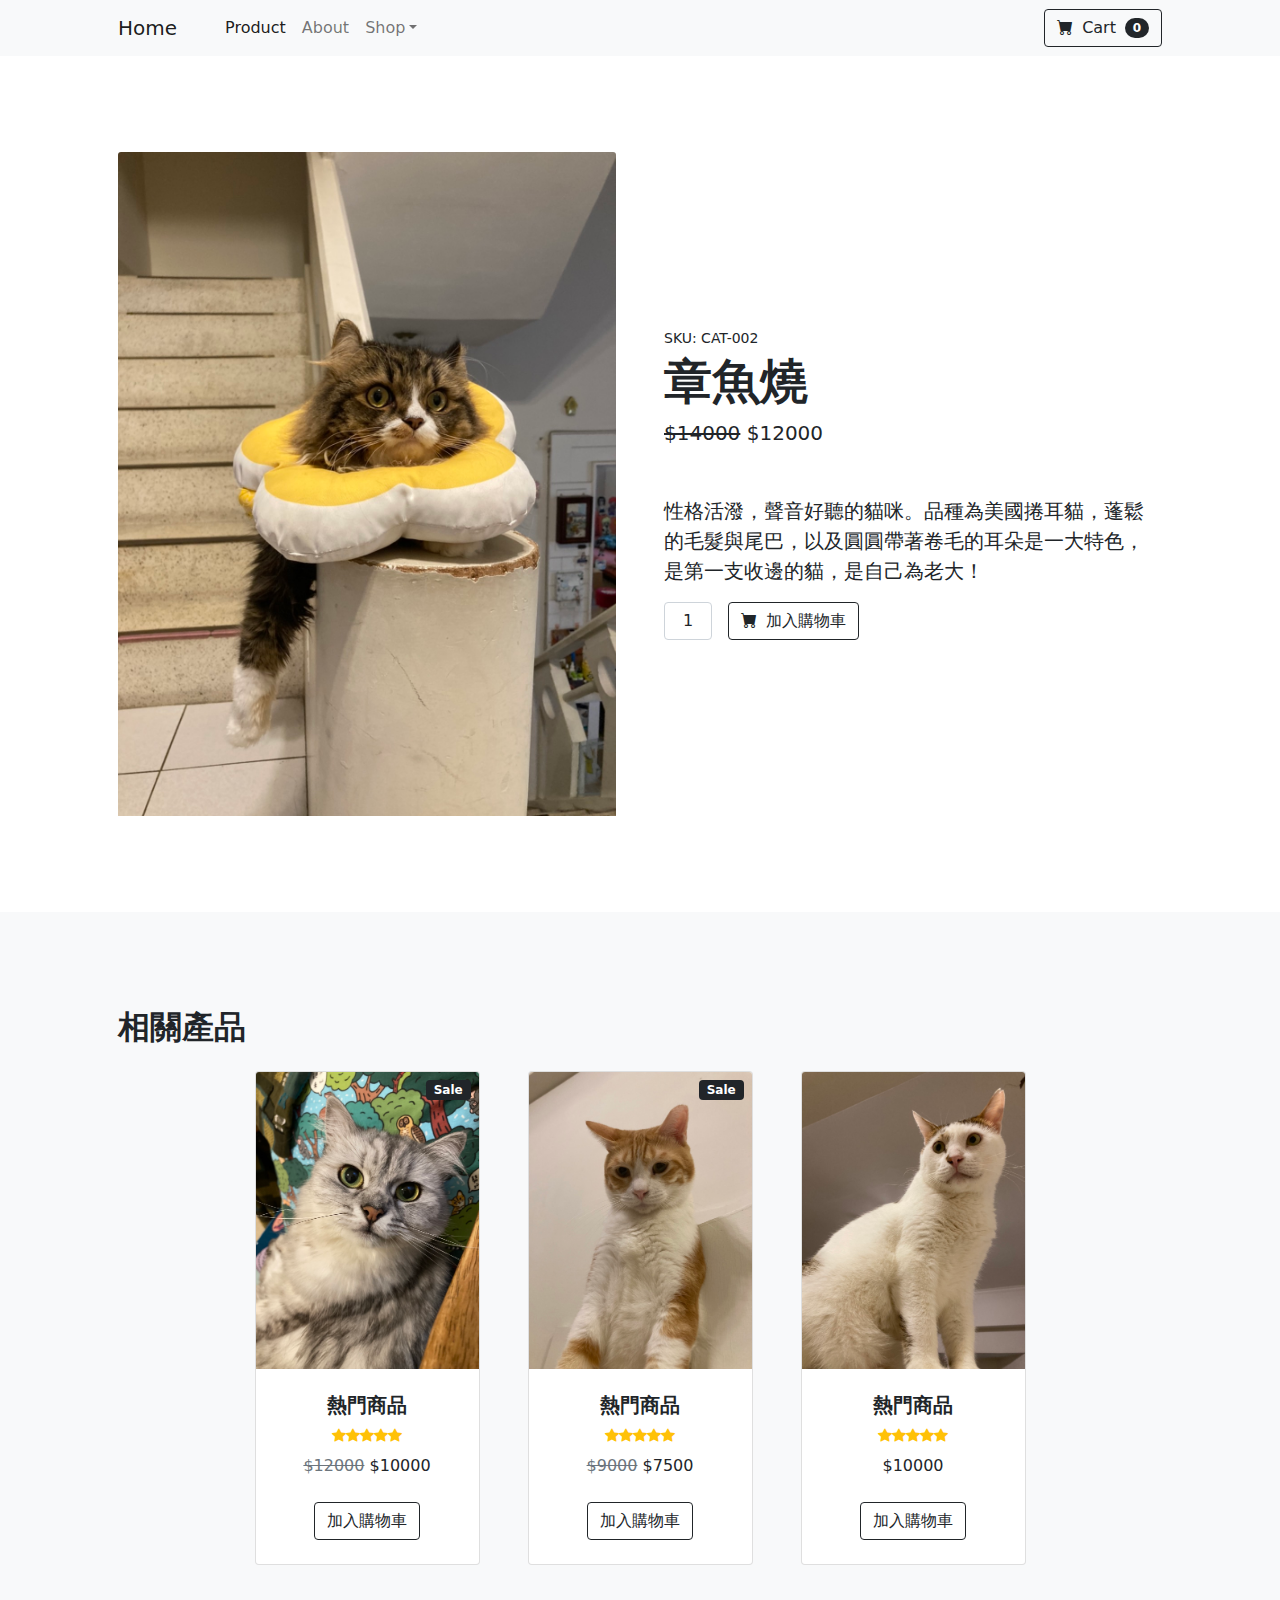
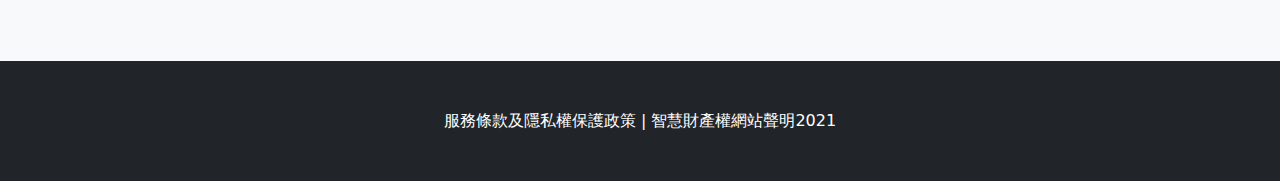
<file: 前端專題1貓咪/章魚燒/index.html>
<!DOCTYPE html>
<html lang="en">
    <head>
        <meta charset="utf-8" />
        <meta name="viewport" content="width=device-width, initial-scale=1, shrink-to-fit=no" />
        <meta name="description" content="" />
        <meta name="author" content="" />
        <title>Shop Item - Start Bootstrap Template</title>
        <!-- Favicon-->
        <link rel="icon" type="image/x-icon" href="assets/favicon.ico" />
        <!-- Bootstrap icons-->
        <link href="https://cdn.jsdelivr.net/npm/bootstrap-icons@1.5.0/font/bootstrap-icons.css" rel="stylesheet" />
        <!-- Core theme CSS (includes Bootstrap)-->
        <link href="css/styles.css" rel="stylesheet" />
    </head>
    <body>
        <!-- Navigation-->
        <nav class="navbar navbar-expand-lg navbar-light bg-light">
            <div class="container px-4 px-lg-5">
                <a class="navbar-brand" href="file:///Users/mason/Desktop/%E5%89%8D%E7%AB%AF%E5%B0%88%E9%A1%8C1%E8%B2%93%E5%92%AA/%E9%A6%96%E9%A0%81/HW1.html#">Home</a>
                <button class="navbar-toggler" type="button" data-bs-toggle="collapse" data-bs-target="#navbarSupportedContent" aria-controls="navbarSupportedContent" aria-expanded="false" aria-label="Toggle navigation"><span class="navbar-toggler-icon"></span></button>
                <div class="collapse navbar-collapse" id="navbarSupportedContent">
                    <ul class="navbar-nav me-auto mb-2 mb-lg-0 ms-lg-4">
                        <li class="nav-item"><a class="nav-link active" aria-current="page" href="#!">Product</a></li>
                        <li class="nav-item"><a class="nav-link" href="#!">About</a></li>
                        <li class="nav-item dropdown">
                            <a class="nav-link dropdown-toggle" id="navbarDropdown" href="#" role="button" data-bs-toggle="dropdown" aria-expanded="false">Shop</a>
                            <ul class="dropdown-menu" aria-labelledby="navbarDropdown">
                                <li><a class="dropdown-item" href="#!">全部產品</a></li>
                                <li><hr class="dropdown-divider" /></li>
                                <li><a class="dropdown-item" href="#!">熱門產品</a></li>
                                <li><a class="dropdown-item" href="#!">最新上架</a></li>
                            </ul>
                        </li>
                    </ul>
                    <form class="d-flex">
                        <button class="btn btn-outline-dark" type="submit">
                            <i class="bi-cart-fill me-1"></i>
                            Cart
                            <span class="badge bg-dark text-white ms-1 rounded-pill">0</span>
                        </button>
                    </form>
                </div>
            </div>
        </nav>
        <!-- Product section-->
        <section class="py-5">
            <div class="container px-4 px-lg-5 my-5">
                <div class="row gx-4 gx-lg-5 align-items-center">
                    <div class="col-md-6"><img class="card-img-top mb-5 mb-md-0" src="../images/Tako.jpg" alt="..."></div>
                    <div class="col-md-6">
                        <div class="small mb-1">SKU: CAT-002</div>
                        <h1 class="display-5 fw-bolder">章魚燒</h1>
                        <div class="fs-5 mb-5">
                            <span class="text-decoration-line-through">$14000</span>
                            <span>$12000</span>
                        </div>
                        <p class="lead">性格活潑，聲音好聽的貓咪。品種為美國捲耳貓，蓬鬆的毛髮與尾巴，以及圓圓帶著卷毛的耳朵是一大特色，是第一支收邊的貓，是自己為老大！</p>
                        <div class="d-flex">
                            <input class="form-control text-center me-3" id="inputQuantity" type="num" value="1" style="max-width: 3rem" />
                            <button class="btn btn-outline-dark flex-shrink-0" type="button">
                                <i class="bi-cart-fill me-1"></i>
                                加入購物車
                            </button>
                        </div>
                    </div>
                </div>
            </div>
        </section>
        <!-- Related items section-->
        <section class="py-5 bg-light">
            <div class="container px-4 px-lg-5 mt-5">
                <h2 class="fw-bolder mb-4">相關產品</h2>
                <div class="row gx-4 gx-lg-5 row-cols-2 row-cols-md-3 row-cols-xl-4 justify-content-center">
              
                    <div class="col mb-5">
                        <div class="card h-100">
                            <!-- Sale badge-->
                            <div class="badge bg-dark text-white position-absolute" style="top: 0.5rem; right: 0.5rem">Sale</div>
                            <!-- Product image-->
                            <img class="card-img-top" src="../images/Machi.jpg" alt="..." />
                            <!-- Product details-->
                            <div class="card-body p-4">
                                <div class="text-center">
                                    <!-- Product name-->
                                    <h5 class="fw-bolder">熱門商品</h5>
                                    <!-- Product reviews-->
                                    <div class="d-flex justify-content-center small text-warning mb-2">
                                        <div class="bi-star-fill"></div>
                                        <div class="bi-star-fill"></div>
                                        <div class="bi-star-fill"></div>
                                        <div class="bi-star-fill"></div>
                                        <div class="bi-star-fill"></div>
                                    </div>
                                    <!-- Product price-->
                                    <span class="text-muted text-decoration-line-through">$12000</span>
                                    $10000
                                </div>
                            </div>
                            <!-- Product actions-->
                            <div class="card-footer p-4 pt-0 border-top-0 bg-transparent">
                                <div class="text-center"><a class="btn btn-outline-dark mt-auto" href="#">加入購物車</a></div>
                            </div>
                        </div>
                    </div>
                    <div class="col mb-5">
                        <div class="card h-100">
                            <!-- Sale badge-->
                            <div class="badge bg-dark text-white position-absolute" style="top: 0.5rem; right: 0.5rem">Sale</div>
                            <!-- Product image-->
                            <img class="card-img-top" src="../images/Cheese.jpg" alt="..." />
                            <!-- Product details-->
                            <div class="card-body p-4">
                                <div class="text-center">
                                    <!-- Product name-->
                                    <h5 class="fw-bolder">熱門商品</h5>
                                    <!-- Product reviews-->
                                    <div class="d-flex justify-content-center small text-warning mb-2">
                                        <div class="bi-star-fill"></div>
                                        <div class="bi-star-fill"></div>
                                        <div class="bi-star-fill"></div>
                                        <div class="bi-star-fill"></div>
                                        <div class="bi-star-fill"></div>
                                    </div>
                                    <!-- Product price-->
                                    <span class="text-muted text-decoration-line-through">$9000</span>
                                    $7500
                                </div>
                            </div>
                            <!-- Product actions-->
                            <div class="card-footer p-4 pt-0 border-top-0 bg-transparent">
                                <div class="text-center"><a class="btn btn-outline-dark mt-auto" href="#">加入購物車</a></div>
                            </div>
                        </div>
                    </div>
                    <div class="col mb-5">
                        <div class="card h-100">
                            <!-- Product image-->
                            <img class="card-img-top" src="../images/Fat1.jpg" alt="..." />
                            <!-- Product details-->
                            <div class="card-body p-4">
                                <div class="text-center">
                                    <!-- Product name-->
                                    <h5 class="fw-bolder">熱門商品</h5>
                                    <!-- Product reviews-->
                                    <div class="d-flex justify-content-center small text-warning mb-2">
                                        <div class="bi-star-fill"></div>
                                        <div class="bi-star-fill"></div>
                                        <div class="bi-star-fill"></div>
                                        <div class="bi-star-fill"></div>
                                        <div class="bi-star-fill"></div>
                                    </div>
                                    <!-- Product price-->
                                    $10000
                                </div>
                            </div>
                            <!-- Product actions-->
                            <div class="card-footer p-4 pt-0 border-top-0 bg-transparent">
                                <div class="text-center"><a class="btn btn-outline-dark mt-auto" href="#">加入購物車</a></div>
                            </div>
                        </div>
                    </div>
                </div>
            </div>
        </section>


        <!-- Footer-->
        <footer class="py-5 bg-dark">
            <div class="container"><p class="m-0 text-center text-white">服務條款及隱私權保護政策 | 智慧財產權網站聲明2021</p></div>
        </footer>
        <!-- Bootstrap core JS-->
        <script src="https://cdn.jsdelivr.net/npm/bootstrap@5.1.3/dist/js/bootstrap.bundle.min.js"></script>
        <!-- Core theme JS-->
        <script src="js/scripts.js"></script>
    </body>
</html>
</file>
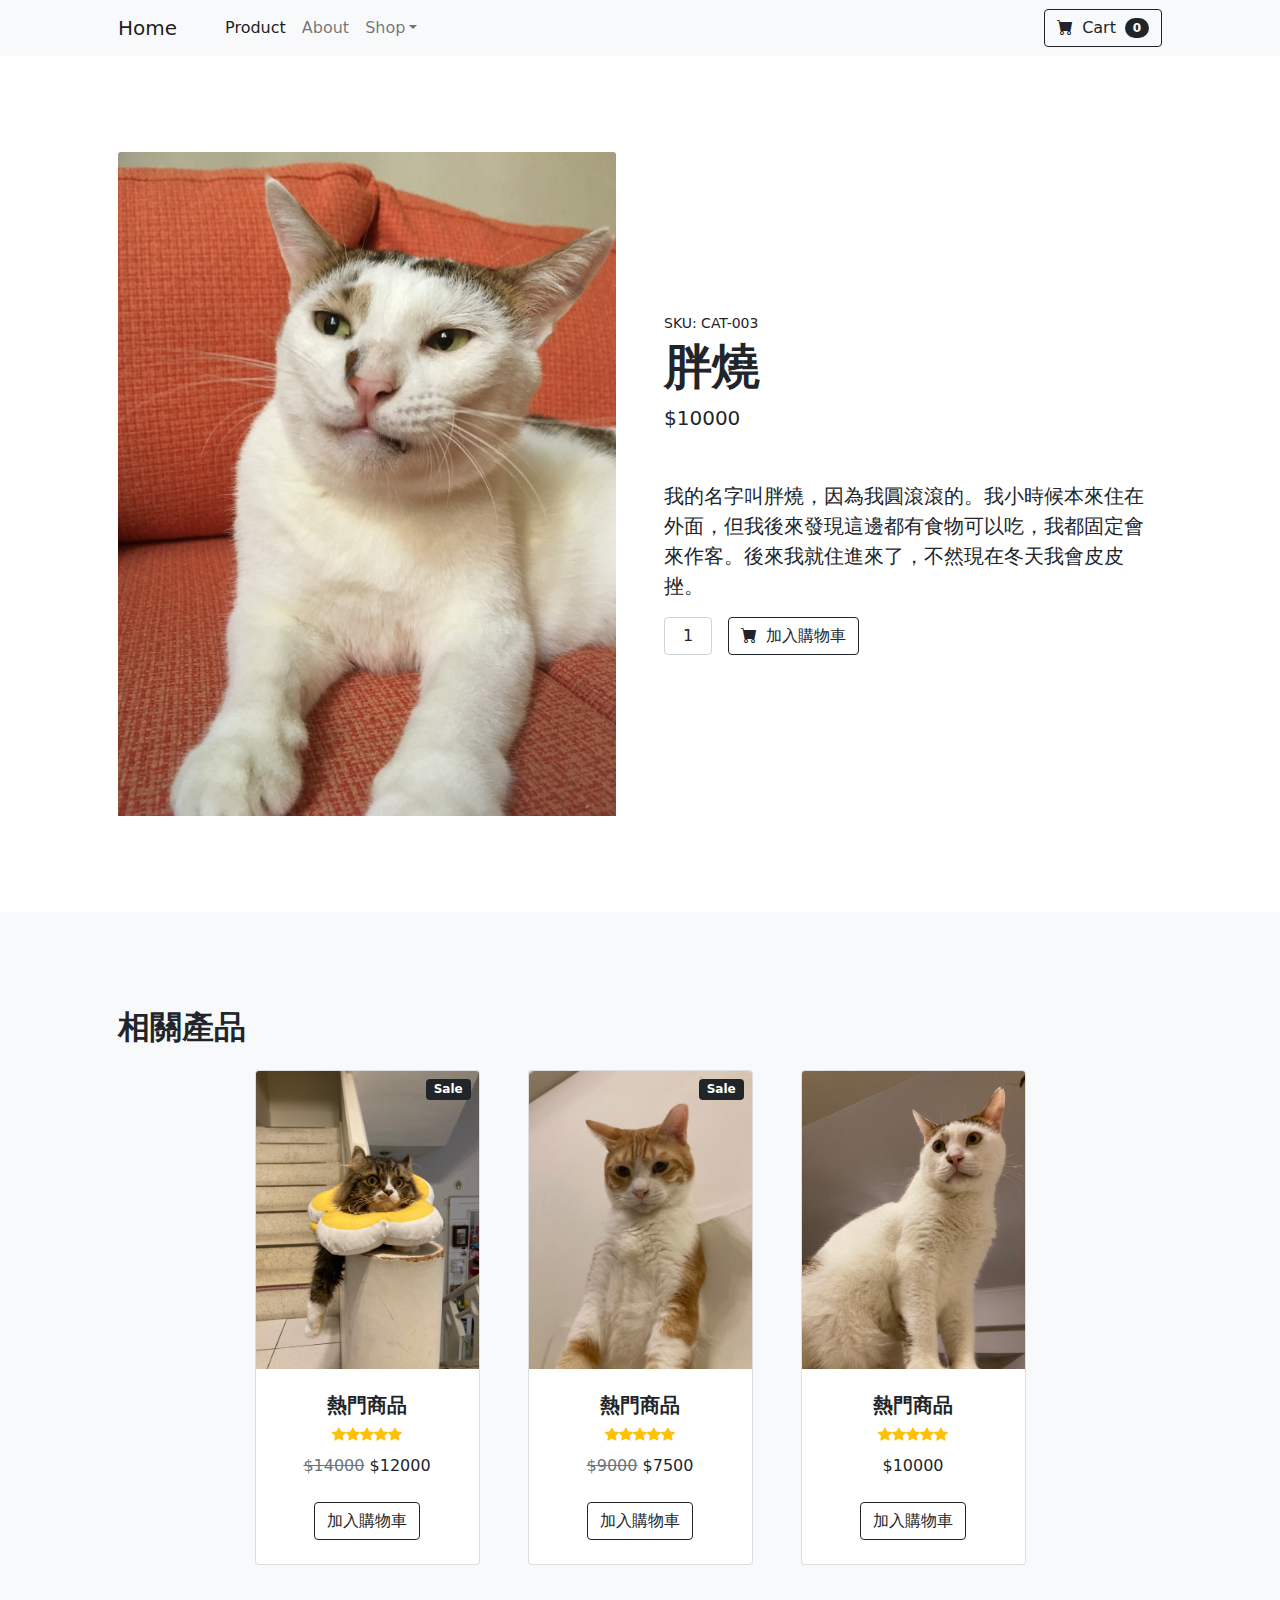
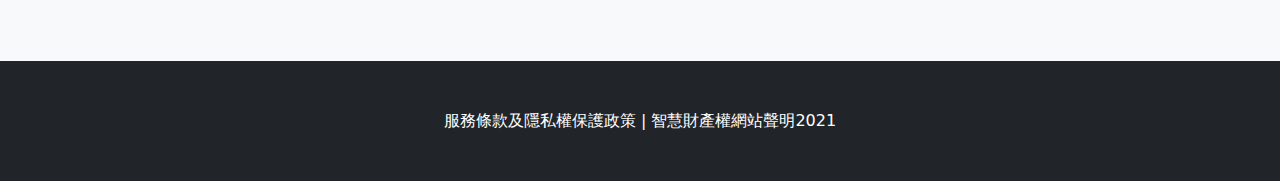
<file: 前端專題1貓咪/胖燒/index.html>
<!DOCTYPE html>
<html lang="en">
    <head>
        <meta charset="utf-8" />
        <meta name="viewport" content="width=device-width, initial-scale=1, shrink-to-fit=no" />
        <meta name="description" content="" />
        <meta name="author" content="" />
        <title>Shop Item - Start Bootstrap Template</title>
        <!-- Favicon-->
        <link rel="icon" type="image/x-icon" href="assets/favicon.ico" />
        <!-- Bootstrap icons-->
        <link href="https://cdn.jsdelivr.net/npm/bootstrap-icons@1.5.0/font/bootstrap-icons.css" rel="stylesheet" />
        <!-- Core theme CSS (includes Bootstrap)-->
        <link href="css/styles.css" rel="stylesheet" />
    </head>
    <body>
        <!-- Navigation-->
        <nav class="navbar navbar-expand-lg navbar-light bg-light">
            <div class="container px-4 px-lg-5">
                <a class="navbar-brand" href="file:///Users/mason/Desktop/%E5%89%8D%E7%AB%AF%E5%B0%88%E9%A1%8C1%E8%B2%93%E5%92%AA/%E9%A6%96%E9%A0%81/HW1.html#">Home</a>
                <button class="navbar-toggler" type="button" data-bs-toggle="collapse" data-bs-target="#navbarSupportedContent" aria-controls="navbarSupportedContent" aria-expanded="false" aria-label="Toggle navigation"><span class="navbar-toggler-icon"></span></button>
                <div class="collapse navbar-collapse" id="navbarSupportedContent">
                    <ul class="navbar-nav me-auto mb-2 mb-lg-0 ms-lg-4">
                        <li class="nav-item"><a class="nav-link active" aria-current="page" href="#!">Product</a></li>
                        <li class="nav-item"><a class="nav-link" href="#!">About</a></li>
                        <li class="nav-item dropdown">
                            <a class="nav-link dropdown-toggle" id="navbarDropdown" href="#" role="button" data-bs-toggle="dropdown" aria-expanded="false">Shop</a>
                            <ul class="dropdown-menu" aria-labelledby="navbarDropdown">
                                <li><a class="dropdown-item" href="#!">全部產品</a></li>
                                <li><hr class="dropdown-divider" /></li>
                                <li><a class="dropdown-item" href="#!">熱門產品</a></li>
                                <li><a class="dropdown-item" href="#!">最新上架</a></li>
                            </ul>
                        </li>
                    </ul>
                    <form class="d-flex">
                        <button class="btn btn-outline-dark" type="submit">
                            <i class="bi-cart-fill me-1"></i>
                            Cart
                            <span class="badge bg-dark text-white ms-1 rounded-pill">0</span>
                        </button>
                    </form>
                </div>
            </div>
        </nav>
        <!-- Product section-->
        <section class="py-5">
            <div class="container px-4 px-lg-5 my-5">
                <div class="row gx-4 gx-lg-5 align-items-center">
                    <div class="col-md-6"><img class="card-img-top mb-5 mb-md-0" src="../images/Fat3.jpg" alt="..."></div>
                    <div class="col-md-6">
                        <div class="small mb-1">SKU: CAT-003</div>
                        <h1 class="display-5 fw-bolder">胖燒</h1>
                        <div class="fs-5 mb-5">
                            <span>$10000</span>
                        </div>
                        <p class="lead"> 我的名字叫胖燒，因為我圓滾滾的。我小時候本來住在外面，但我後來發現這邊都有食物可以吃，我都固定會來作客。後來我就住進來了，不然現在冬天我會皮皮挫。</p>
                        <div class="d-flex">
                            <input class="form-control text-center me-3" id="inputQuantity" type="num" value="1" style="max-width: 3rem" />
                            <button class="btn btn-outline-dark flex-shrink-0" type="button">
                                <i class="bi-cart-fill me-1"></i>
                                加入購物車
                            </button>
                        </div>
                    </div>
                </div>
            </div>
        </section>
        <!-- Related items section-->
        <section class="py-5 bg-light">
            <div class="container px-4 px-lg-5 mt-5">
                <h2 class="fw-bolder mb-4">相關產品</h2>
                <div class="row gx-4 gx-lg-5 row-cols-2 row-cols-md-3 row-cols-xl-4 justify-content-center">
              
                    <div class="col mb-5">
                        <div class="card h-100">
                            <!-- Sale badge-->
                            <div class="badge bg-dark text-white position-absolute" style="top: 0.5rem; right: 0.5rem">Sale</div>
                            <!-- Product image-->
                            <img class="card-img-top" src="../images/Tako.jpg" alt="..." />
                            <!-- Product details-->
                            <div class="card-body p-4">
                                <div class="text-center">
                                    <!-- Product name-->
                                    <h5 class="fw-bolder">熱門商品</h5>
                                    <!-- Product reviews-->
                                    <div class="d-flex justify-content-center small text-warning mb-2">
                                        <div class="bi-star-fill"></div>
                                        <div class="bi-star-fill"></div>
                                        <div class="bi-star-fill"></div>
                                        <div class="bi-star-fill"></div>
                                        <div class="bi-star-fill"></div>
                                    </div>
                                    <!-- Product price-->
                                    <span class="text-muted text-decoration-line-through">$14000</span>
                                    $12000
                                </div>
                            </div>
                            <!-- Product actions-->
                            <div class="card-footer p-4 pt-0 border-top-0 bg-transparent">
                                <div class="text-center"><a class="btn btn-outline-dark mt-auto" href="#">加入購物車</a></div>
                            </div>
                        </div>
                    </div>
                    <div class="col mb-5">
                        <div class="card h-100">
                            <!-- Sale badge-->
                            <div class="badge bg-dark text-white position-absolute" style="top: 0.5rem; right: 0.5rem">Sale</div>
                            <!-- Product image-->
                            <img class="card-img-top" src="../images/Cheese.jpg" alt="..." />
                            <!-- Product details-->
                            <div class="card-body p-4">
                                <div class="text-center">
                                    <!-- Product name-->
                                    <h5 class="fw-bolder">熱門商品</h5>
                                    <!-- Product reviews-->
                                    <div class="d-flex justify-content-center small text-warning mb-2">
                                        <div class="bi-star-fill"></div>
                                        <div class="bi-star-fill"></div>
                                        <div class="bi-star-fill"></div>
                                        <div class="bi-star-fill"></div>
                                        <div class="bi-star-fill"></div>
                                    </div>
                                    <!-- Product price-->
                                    <span class="text-muted text-decoration-line-through">$9000</span>
                                    $7500
                                </div>
                            </div>
                            <!-- Product actions-->
                            <div class="card-footer p-4 pt-0 border-top-0 bg-transparent">
                                <div class="text-center"><a class="btn btn-outline-dark mt-auto" href="#">加入購物車</a></div>
                            </div>
                        </div>
                    </div>
                    <div class="col mb-5">
                        <div class="card h-100">
                            <!-- Product image-->
                            <img class="card-img-top" src="../images/Fat1.jpg" alt="..." />
                            <!-- Product details-->
                            <div class="card-body p-4">
                                <div class="text-center">
                                    <!-- Product name-->
                                    <h5 class="fw-bolder">熱門商品</h5>
                                    <!-- Product reviews-->
                                    <div class="d-flex justify-content-center small text-warning mb-2">
                                        <div class="bi-star-fill"></div>
                                        <div class="bi-star-fill"></div>
                                        <div class="bi-star-fill"></div>
                                        <div class="bi-star-fill"></div>
                                        <div class="bi-star-fill"></div>
                                    </div>
                                    <!-- Product price-->
                                    $10000
                                </div>
                            </div>
                            <!-- Product actions-->
                            <div class="card-footer p-4 pt-0 border-top-0 bg-transparent">
                                <div class="text-center"><a class="btn btn-outline-dark mt-auto" href="#">加入購物車</a></div>
                            </div>
                        </div>
                    </div>
                </div>
            </div>
        </section>


        <!-- Footer-->
        <footer class="py-5 bg-dark">
            <div class="container"><p class="m-0 text-center text-white">服務條款及隱私權保護政策 | 智慧財產權網站聲明2021</p></div>
        </footer>
        <!-- Bootstrap core JS-->
        <script src="https://cdn.jsdelivr.net/npm/bootstrap@5.1.3/dist/js/bootstrap.bundle.min.js"></script>
        <!-- Core theme JS-->
        <script src="js/scripts.js"></script>
    </body>
</html>
</file>
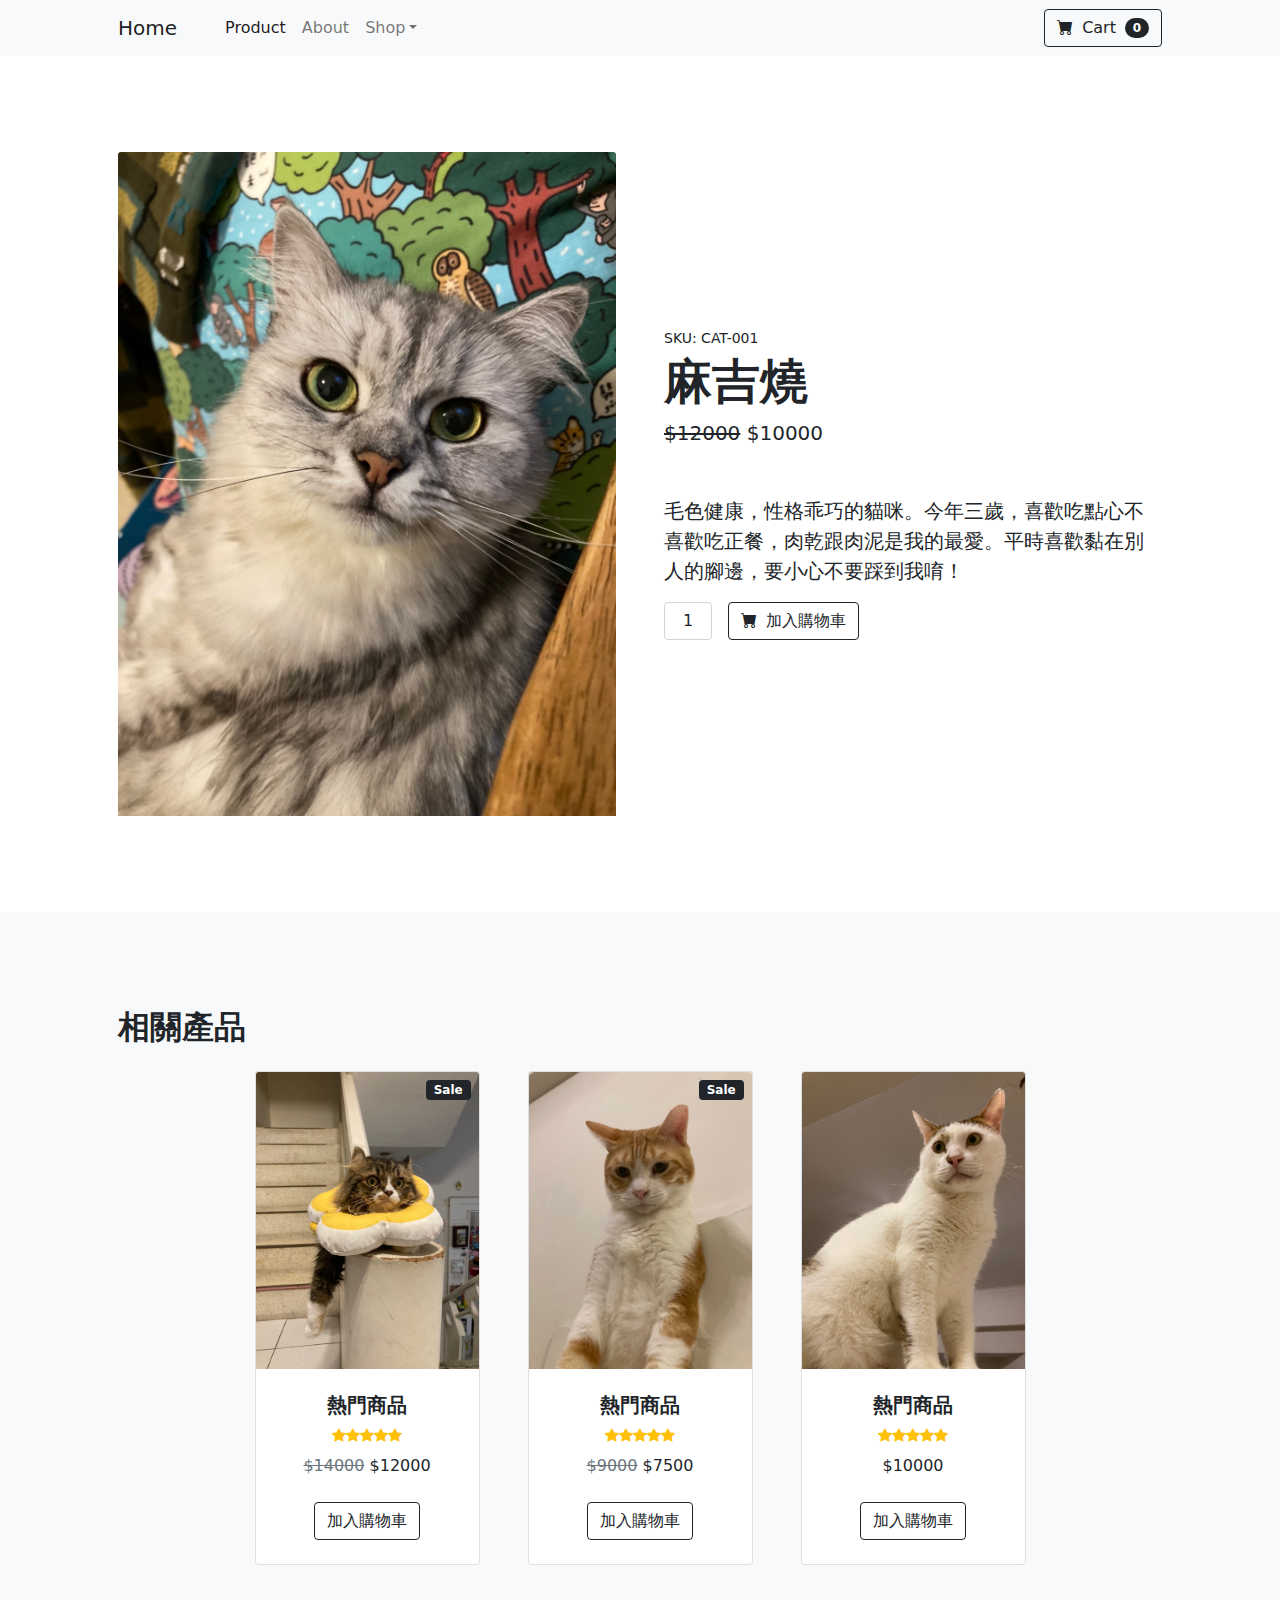
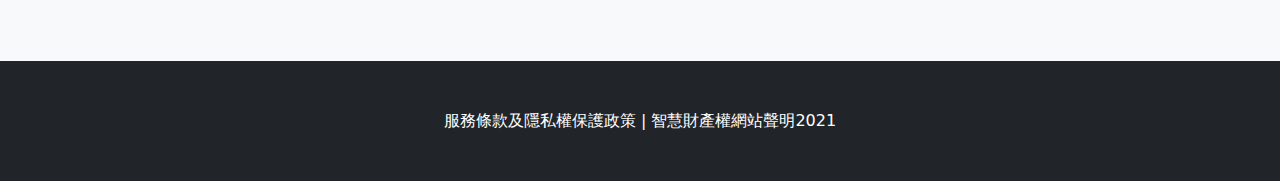
<file: 前端專題1貓咪/麻吉燒/index.html>
<!DOCTYPE html>
<html lang="en">
    <head>
        <meta charset="utf-8" />
        <meta name="viewport" content="width=device-width, initial-scale=1, shrink-to-fit=no" />
        <meta name="description" content="" />
        <meta name="author" content="" />
        <title>Shop Item - Start Bootstrap Template</title>
        <!-- Favicon-->
        <link rel="icon" type="image/x-icon" href="assets/favicon.ico" />
        <!-- Bootstrap icons-->
        <link href="https://cdn.jsdelivr.net/npm/bootstrap-icons@1.5.0/font/bootstrap-icons.css" rel="stylesheet" />
        <!-- Core theme CSS (includes Bootstrap)-->
        <link href="css/styles.css" rel="stylesheet" />
    </head>
    <body>
        <!-- Navigation-->
        <nav class="navbar navbar-expand-lg navbar-light bg-light">
            <div class="container px-4 px-lg-5">
                <a class="navbar-brand" href="file:///Users/mason/Desktop/%E5%89%8D%E7%AB%AF%E5%B0%88%E9%A1%8C1%E8%B2%93%E5%92%AA/%E9%A6%96%E9%A0%81/HW1.html#">Home</a>
                <button class="navbar-toggler" type="button" data-bs-toggle="collapse" data-bs-target="#navbarSupportedContent" aria-controls="navbarSupportedContent" aria-expanded="false" aria-label="Toggle navigation"><span class="navbar-toggler-icon"></span></button>
                <div class="collapse navbar-collapse" id="navbarSupportedContent">
                    <ul class="navbar-nav me-auto mb-2 mb-lg-0 ms-lg-4">
                        <li class="nav-item"><a class="nav-link active" aria-current="page" href="#!">Product</a></li>
                        <li class="nav-item"><a class="nav-link" href="#!">About</a></li>
                        <li class="nav-item dropdown">
                            <a class="nav-link dropdown-toggle" id="navbarDropdown" href="#" role="button" data-bs-toggle="dropdown" aria-expanded="false">Shop</a>
                            <ul class="dropdown-menu" aria-labelledby="navbarDropdown">
                                <li><a class="dropdown-item" href="#!">全部產品</a></li>
                                <li><hr class="dropdown-divider" /></li>
                                <li><a class="dropdown-item" href="#!">熱門產品</a></li>
                                <li><a class="dropdown-item" href="#!">最新上架</a></li>
                            </ul>
                        </li>
                    </ul>
                    <form class="d-flex">
                        <button class="btn btn-outline-dark" type="submit">
                            <i class="bi-cart-fill me-1"></i>
                            Cart
                            <span class="badge bg-dark text-white ms-1 rounded-pill">0</span>
                        </button>
                    </form>
                </div>
            </div>
        </nav>
        <!-- Product section-->
        <section class="py-5">
            <div class="container px-4 px-lg-5 my-5">
                <div class="row gx-4 gx-lg-5 align-items-center">
                    <div class="col-md-6"><img class="card-img-top mb-5 mb-md-0" src="../images/Machi.jpg" alt="..."></div>
                    <div class="col-md-6">
                        <div class="small mb-1">SKU: CAT-001</div>
                        <h1 class="display-5 fw-bolder">麻吉燒</h1>
                        <div class="fs-5 mb-5">
                            <span class="text-decoration-line-through">$12000</span>
                            <span>$10000</span>
                        </div>
                        <p class="lead">毛色健康，性格乖巧的貓咪。今年三歲，喜歡吃點心不喜歡吃正餐，肉乾跟肉泥是我的最愛。平時喜歡黏在別人的腳邊，要小心不要踩到我唷！</p>
                        <div class="d-flex">
                            <input class="form-control text-center me-3" id="inputQuantity" type="num" value="1" style="max-width: 3rem" />
                            <button class="btn btn-outline-dark flex-shrink-0" type="button">
                                <i class="bi-cart-fill me-1"></i>
                                加入購物車
                            </button>
                        </div>
                    </div>
                </div>
            </div>
        </section>
        <!-- Related items section-->
        <section class="py-5 bg-light">
            <div class="container px-4 px-lg-5 mt-5">
                <h2 class="fw-bolder mb-4">相關產品</h2>
                <div class="row gx-4 gx-lg-5 row-cols-2 row-cols-md-3 row-cols-xl-4 justify-content-center">
              
                    <div class="col mb-5">
                        <div class="card h-100">
                            <!-- Sale badge-->
                            <div class="badge bg-dark text-white position-absolute" style="top: 0.5rem; right: 0.5rem">Sale</div>
                            <!-- Product image-->
                            <img class="card-img-top" src="../images/Tako.jpg" alt="..." />
                            <!-- Product details-->
                            <div class="card-body p-4">
                                <div class="text-center">
                                    <!-- Product name-->
                                    <h5 class="fw-bolder">熱門商品</h5>
                                    <!-- Product reviews-->
                                    <div class="d-flex justify-content-center small text-warning mb-2">
                                        <div class="bi-star-fill"></div>
                                        <div class="bi-star-fill"></div>
                                        <div class="bi-star-fill"></div>
                                        <div class="bi-star-fill"></div>
                                        <div class="bi-star-fill"></div>
                                    </div>
                                    <!-- Product price-->
                                    <span class="text-muted text-decoration-line-through">$14000</span>
                                    $12000
                                </div>
                            </div>
                            <!-- Product actions-->
                            <div class="card-footer p-4 pt-0 border-top-0 bg-transparent">
                                <div class="text-center"><a class="btn btn-outline-dark mt-auto" href="#">加入購物車</a></div>
                            </div>
                        </div>
                    </div>
                    <div class="col mb-5">
                        <div class="card h-100">
                            <!-- Sale badge-->
                            <div class="badge bg-dark text-white position-absolute" style="top: 0.5rem; right: 0.5rem">Sale</div>
                            <!-- Product image-->
                            <img class="card-img-top" src="../images/Cheese.jpg" alt="..." />
                            <!-- Product details-->
                            <div class="card-body p-4">
                                <div class="text-center">
                                    <!-- Product name-->
                                    <h5 class="fw-bolder">熱門商品</h5>
                                    <!-- Product reviews-->
                                    <div class="d-flex justify-content-center small text-warning mb-2">
                                        <div class="bi-star-fill"></div>
                                        <div class="bi-star-fill"></div>
                                        <div class="bi-star-fill"></div>
                                        <div class="bi-star-fill"></div>
                                        <div class="bi-star-fill"></div>
                                    </div>
                                    <!-- Product price-->
                                    <span class="text-muted text-decoration-line-through">$9000</span>
                                    $7500
                                </div>
                            </div>
                            <!-- Product actions-->
                            <div class="card-footer p-4 pt-0 border-top-0 bg-transparent">
                                <div class="text-center"><a class="btn btn-outline-dark mt-auto" href="#">加入購物車</a></div>
                            </div>
                        </div>
                    </div>
                    <div class="col mb-5">
                        <div class="card h-100">
                            <!-- Product image-->
                            <img class="card-img-top" src="../images/Fat1.jpg" alt="..." />
                            <!-- Product details-->
                            <div class="card-body p-4">
                                <div class="text-center">
                                    <!-- Product name-->
                                    <h5 class="fw-bolder">熱門商品</h5>
                                    <!-- Product reviews-->
                                    <div class="d-flex justify-content-center small text-warning mb-2">
                                        <div class="bi-star-fill"></div>
                                        <div class="bi-star-fill"></div>
                                        <div class="bi-star-fill"></div>
                                        <div class="bi-star-fill"></div>
                                        <div class="bi-star-fill"></div>
                                    </div>
                                    <!-- Product price-->
                                    $10000
                                </div>
                            </div>
                            <!-- Product actions-->
                            <div class="card-footer p-4 pt-0 border-top-0 bg-transparent">
                                <div class="text-center"><a class="btn btn-outline-dark mt-auto" href="#">加入購物車</a></div>
                            </div>
                        </div>
                    </div>
                </div>
            </div>
        </section>


        <!-- Footer-->
        <footer class="py-5 bg-dark">
            <div class="container"><p class="m-0 text-center text-white">服務條款及隱私權保護政策 | 智慧財產權網站聲明2021</p></div>
        </footer>
        <!-- Bootstrap core JS-->
        <script src="https://cdn.jsdelivr.net/npm/bootstrap@5.1.3/dist/js/bootstrap.bundle.min.js"></script>
        <!-- Core theme JS-->
        <script src="js/scripts.js"></script>
    </body>
</html>
</file>
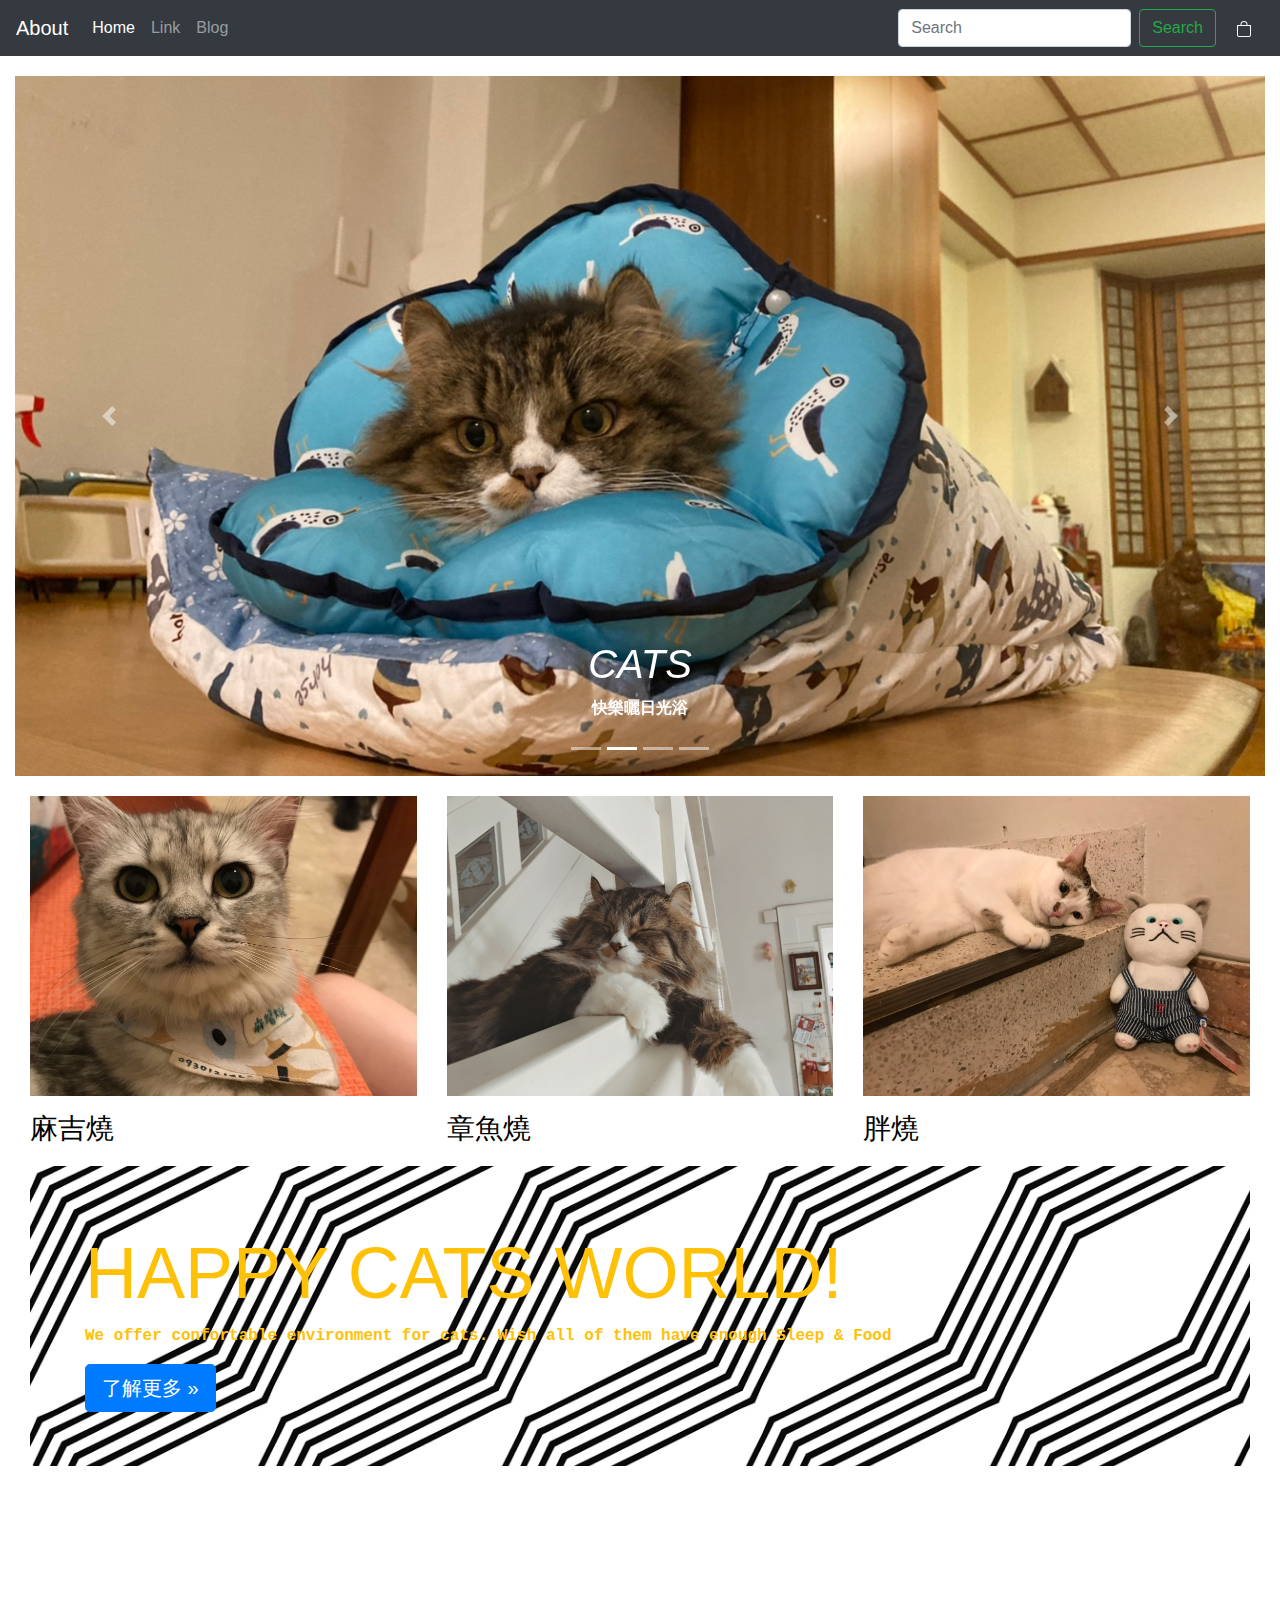
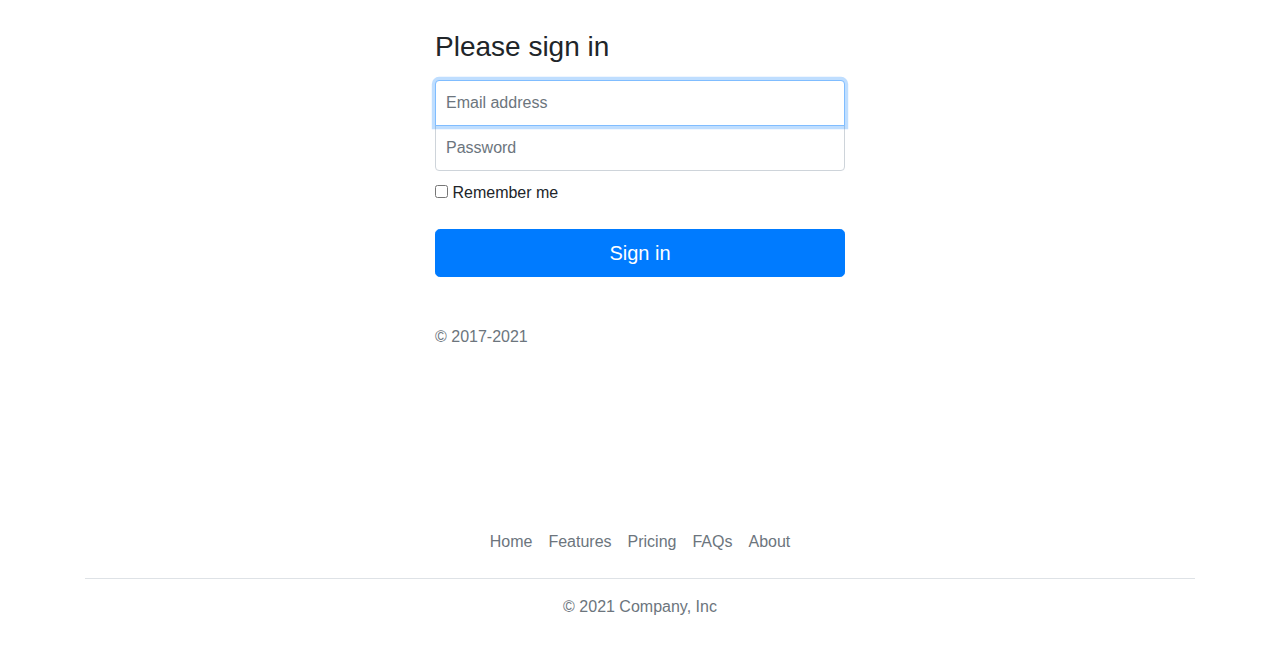
<file: 前端專題1貓咪/首頁/HW1.html>
<!DOCTYPE html>
<html lang="en">
<head>
  <title>Bootstrap 4 Website Example</title>
  <meta charset="UTF-8">
  <meta name="viewport" content="width=device-width, initial-scale=1">
  <link rel="stylesheet" href="css/bootstrap.min.css">
  <link rel="stylesheet" href="extra.css">

  <style>
    .bd-placeholder-img {
      font-size: 1.125rem;
      text-anchor: middle;
      -webkit-user-select: none;
      -moz-user-select: none;
      -ms-user-select: none;
      user-select: none;
    }

    @media (min-width: 768px) {
      .bd-placeholder-img-lg {
        font-size: 3.5rem;
      }
    }
  </style>




</head>

<body>

  <header>
    <nav class="navbar navbar-expand-md navbar-dark bg-dark">
      <a class="navbar-brand" href="#">About</a>
      <button class="navbar-toggler" type="button" data-toggle="collapse" data-target="#navbarCollapse" aria-controls="navbarCollapse" aria-expanded="false" aria-label="Toggle navigation">
        <span class="navbar-toggler-icon"></span>
      </button>
      <div class="collapse navbar-collapse" id="navbarCollapse">
        <ul class="navbar-nav mr-auto">
          <li class="nav-item active">
            <a class="nav-link" href="#">Home <span class="sr-only"> </span> </a>
          </li>
          <li class="nav-item">
            <a class="nav-link" href="#">Link</a>
          </li>
          <li class="nav-item">
            <a class="nav-link" href="#">Blog</a>
          </li>
        </ul>
        <form class="form-inline mt-2 mt-md-0">
          <input class="form-control mr-sm-2" type="text" placeholder="Search" aria-label="Search">
          <button class="btn btn-outline-success my-2 my-sm-0" type="submit">Search</button>
          <button  class="btn btn-outline-light border-0 ml-2"> <svg xmlns="http://www.w3.org/2000/svg" width="16" height="16" fill="currentColor" class="bi bi-bag" viewBox="0 0 16 16">
            <path d="M8 1a2.5 2.5 0 0 1 2.5 2.5V4h-5v-.5A2.5 2.5 0 0 1 8 1zm3.5 3v-.5a3.5 3.5 0 1 0-7 0V4H1v10a2 2 0 0 0 2 2h10a2 2 0 0 0 2-2V4h-3.5zM2 5h12v9a1 1 0 0 1-1 1H3a1 1 0 0 1-1-1V5z"/>
          </svg> </button>
        </form>
      </div>
    </nav>
  </header>



  <div class="container-fluid">

    <div id="playList" data-interval="500" class="carousel slide" data-ride="carousel">

        <ul class="carousel-indicators">
          <li data-target="#playList" data-slide-to="0" class="active"></li>
          <li data-target="#playList" data-slide-to="1"></li>
          <li data-target="#playList" data-slide-to="2"></li>
          <li data-target="#playList" data-slide-to="3"></li>
        </ul>
        
        <!-- The slideshow -->
        <div class="carousel-inner">

          <div class="carousel-item active">
            <picture>
              <source srcset="../images/cat.jpg" media="(min-width: 1400px)">
              <source srcset="../images/cat.jpg" media="(min-width: 768px)">
              <source srcset="../images/cat.jpg" media="(min-width: 576px)">
              <img srcset="../images/cat.jpg" class="d-block img-fluid ">
          </picture>
          </div>

            <div class="carousel-item">
                <!-- 輪播項目，編號: 零 -->
                <picture>
                  <source srcset="../images/cat1.jpg" media="(min-width: 1400px)">
                  <source srcset="../images/cat1.jpg" media="(min-width: 768px)">
                  <source srcset="../images/cat1.jpg" media="(min-width: 576px)">
                  <img srcset="../images/cat1.jpg" class="d-block img-fluid ">
                </picture>
                <div class="carousel-caption">
                    <h1 class="font-italic">CATS</h1>
                    <p class="font-weight-bold">快樂曬日光浴</p>
                </div>
            </div>
            <div class="carousel-item">
                <!-- 輪播項目，編號: 壹 -->
                <picture>
                  <source srcset="../images/cat2.jpg" media="(min-width: 1400px)">
                  <source srcset="../images/cat2.jpg" media="(min-width: 768px)">
                  <source srcset="../images/cat2.jpg" media="(min-width: 576px)">
                  <img srcset="../images/cat2.jpg" class="d-block img-fluid ">
                </picture>
                <div class="carousel-caption">
                    <h1 class="font-italic">CATS</h1>
                    <p class="font-weight-bold">你在看我嗎</p>
                </div>
            </div>
            <div class="carousel-item">
                <!-- 輪播項目，編號: 貳 -->
                <picture>
                  <source srcset="../images/cat3.jpg" media="(min-width: 1400px)">
                  <source srcset="../images/cat3.jpg" media="(min-width: 768px)">
                  <source srcset="../images/cat3.jpg" media="(min-width: 576px)">
                  <img srcset="../images/cat3.jpg" class="d-block img-fluid ">
                </picture>
                <div class="carousel-caption">
                    <h1 class="font-italic">CATS</h3>
                    <p class="font-weight-bold">我是貓貓蟲</p>
                </div>
            </div>
        </div>
        
        <!-- Left and right controls -->
        <a class="carousel-control-prev" href="#playList" data-slide="prev">
          <span class="carousel-control-prev-icon"></span>
        </a>
        <a class="carousel-control-next" href="#playList" data-slide="next">
          <span class="carousel-control-next-icon"></span>
        </a>
    </div>
    <!-- end if carousel (#playList) -->


    <div class="container-fluid">
      <div class="row">
        <div class="col-sm-4 panel-item ">
          <div class="box">
            <div class="box-heading">
              <img src="../images/gatto.jpg" class="mx-auto d-block" />
            </div>
            <div class="box-body">
              <h3 class="pt-3">
                <a href="file:///Users/mason/Desktop/%E5%89%8D%E7%AB%AF%E5%B0%88%E9%A1%8C1%E8%B2%93%E5%92%AA/%E9%BA%BB%E5%90%89%E7%87%92/index.html" style = "text-decoration:none; color:black;">麻吉燒</a></h3>
            </div>
          </div>
        </div>

        <div class="col-sm-4 panel-item">
          <div class="box">
            <div class="box-heading">
              <img src="../images/gatto1.jpg" class="mx-auto d-block" />
            </div>
            <div class="box-body">
              <h3 class="pt-3">
                <a href="file:///Users/mason/Desktop/%E5%89%8D%E7%AB%AF%E5%B0%88%E9%A1%8C1%E8%B2%93%E5%92%AA/%E7%AB%A0%E9%AD%9A%E7%87%92/index.html" style = "text-decoration:none; color:black;"> 章魚燒 </a></h3>
            </div>
          </div>
        </div>

        <div class="col-sm-4 panel-item">
          <div class="box">
            <div class="box-heading">
              <img src="../images/gatto2.jpg" class="mx-auto d-block" />
            </div>
            <div class="box-body">
              <h3 class="pt-3">
                <a href="file:///Users/mason/Desktop/%E5%89%8D%E7%AB%AF%E5%B0%88%E9%A1%8C1%E8%B2%93%E5%92%AA/%E8%83%96%E7%87%92/index.html" style="text-decoration:none; color:black;">胖燒</a></h3>
            </div>
          </div>
        </div>
      </div>

      <div class="jumbotron ">
        <div class="container">
          <h1 class="display-3 text-warning">HAPPY CATS WORLD!</h1>
          <p class="text-monospace text-warning font-weight-bold">We offer confortable environment for cats. Wish all of them have enough Sleep & Food</p>
          <p><a class="btn btn-primary btn-lg" href="#" role="button">了解更多 &raquo;</a></p>
        </div>
      </div>

     <div class="container text-decoration bg-transparent">
      <form class="form-signin">
        <h1 class="h3 mb-3 font-weight-normal">Please sign in</h1>
        <label for="inputEmail" class="sr-only">Email address</label>
        <input type="email" id="inputEmail" class="form-control" placeholder="Email address" required autofocus>
        <label for="inputPassword" class="sr-only">Password</label>
        <input type="password" id="inputPassword" class="form-control" placeholder="Password" required>
        <div class="checkbox mb-3">
          <label>
            <input type="checkbox" value="remember-me"> Remember me
          </label>
        </div>
        <button class="btn btn-lg btn-primary btn-block" type="submit">Sign in</button>
        <p class="mt-5 mb-3 text-muted">&copy; 2017-2021</p>
      </form>
    </div>      

      <div class="container">
        <footer class="py-4 my-0">
          <ul class="nav justify-content-center border-bottom pb-3 mb-3">
            <li class="nav-item"><a href="#" class="nav-link px-2 text-muted">Home</a></li>
            <li class="nav-item"><a href="#" class="nav-link px-2 text-muted">Features</a></li>
            <li class="nav-item"><a href="#" class="nav-link px-2 text-muted">Pricing</a></li>
            <li class="nav-item"><a href="#" class="nav-link px-2 text-muted">FAQs</a></li>
            <li class="nav-item"><a href="#" class="nav-link px-2 text-muted">About</a></li>
          </ul>
          <p class="text-center text-muted">&copy; 2021 Company, Inc</p>
        </footer>
      </div>


      
 <!-- end of container -->
 <script src="js/jquery.min.js"></script>
 <script src="js/popper.min.js"></script>    
 <script src="js/bootstrap.min.js" ></script>

</body>
</html>
</file>
<file: 前端專題1貓咪/首頁/extra.css>
.fakeimg {
    height: 200px;
    background: #aaa;
  }
  
.container-fluid {
    /* any dimensions are fine, it can be responsive with max-width */
    max-width: 1400px;
    height: 600px;
}

.carousel-item {
  margin-top: 20px;
  background-size: contain;
  background-position: center;
  width: 100%;
  height: 100%;
}

.carousel-item img {
  object-fit:cover;
  height:700px;
  width:1400px;
}



.col-sm-4 panel-item {
  max-width: 400px;
  height: 300px;
}

.box {
    margin-top: 20px;
    margin-bottom: 20px;
}

.box img {
    object-fit:cover;
    height:300px;
    width:100%;
  }




  .text-decoration {
    height: 100%;
  }
  
  .text-decoration {
    display: -ms-flexbox;
    display: flex;
    -ms-flex-align: center;
    align-items: center;
    padding-top: 40px;
    padding-bottom: 40px;
    background-color: #f5f5f5;
  }
  
  .form-signin {
    width: 100%;
    max-width: 440px;
    padding: 15px;
    margin: auto;
  }
  .form-signin .checkbox {
    font-weight: 400;
  }
  .form-signin .form-control {
    position: relative;
    box-sizing: border-box;
    height: auto;
    padding: 10px;
    font-size: 16px;
  }
  .form-signin .form-control:focus {
    z-index: 2;
  }
  .form-signin input[type="email"] {
    margin-bottom: -1px;
    border-bottom-right-radius: 0;
    border-bottom-left-radius: 0;
  }
  .form-signin input[type="password"] {
    margin-bottom: 10px;
    border-top-left-radius: 0;
    border-top-right-radius: 0;
  }
  
  .jumbotron{
    background-image: url(../images/line-g379f905e5_1280.png);
    background-size: cover;
    height: 50%;
  }
</file>
